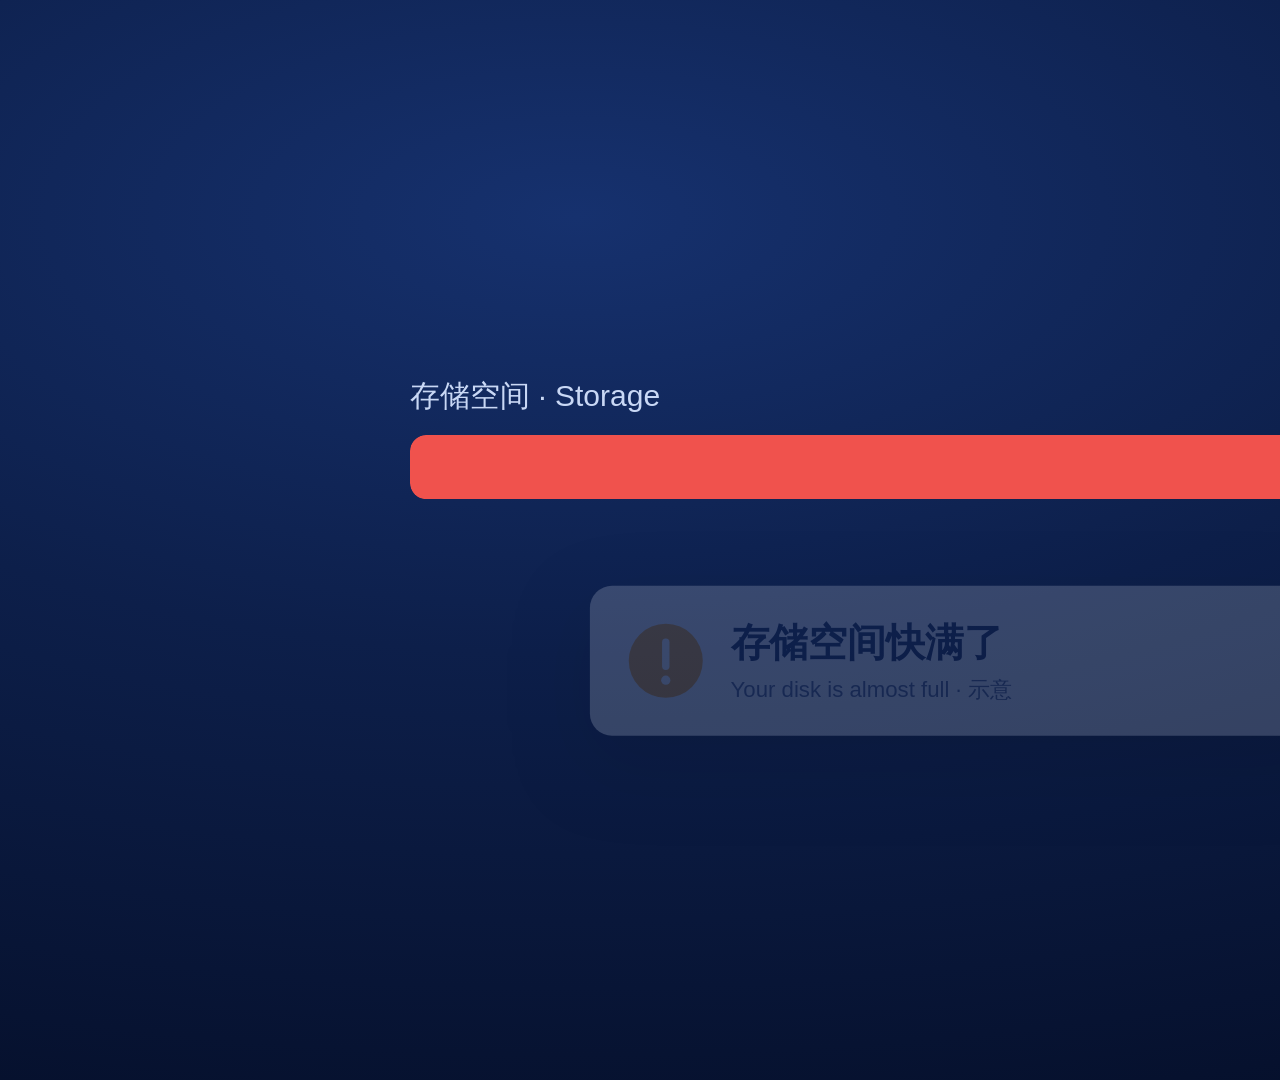
<file: promo/intro/index.html>
<!doctype html>
<html lang="zh">
<head>
<meta charset="utf-8">
<title>MacSweeper 片头</title>
<!--
  14.7 秒片头，1920×1080。所有画面由时间 t 算出来（不用 CSS 动画），逐帧截图才确定：
  ?render=1 时提供 window.__ready / window.__seek(t) / window.__duration。直接打开就自动播放预览。
  旁白是用户原片里的两句（见 promo/polish.py 的 INTRO_VOICE），画面跟着这两句的时间点走。
  界面全是示意：不仿 macOS 和任何 App 的真实界面、不用别家 logo。
-->
<style>
  :root { --blue:#296BF5; --blue-l:#4A87FA; --blue-d:#1C54DB; --ink:#0D1F4A; --red:#F0524D; --orange:#F5A524; }
  * { margin:0; padding:0; box-sizing:border-box; }
  html, body { width:1920px; height:1080px; overflow:hidden; }
  body { font-family:"PingFang SC", -apple-system, sans-serif; color:#fff;
    background: radial-gradient(110% 90% at 30% 20%, #16316E 0%, #0D1F4A 45%, #050F2A 100%); }
  .abs { position:absolute; }
  .zh { font-weight:800; letter-spacing:1px; }
  .en { color:#9FB4DE; font-weight:500; }

  /* 场景 A：存储空间条 */
  #disk { left:410px; top:380px; width:1100px; }
  #disk .lab { display:flex; justify-content:space-between; font-size:30px; color:#C9D8F5; margin-bottom:18px; }
  #disk .track { height:64px; border-radius:16px; background:#1B2C58; overflow:hidden; }
  #disk .fill { height:100%; border-radius:16px; }
  #alert { left:560px; top:520px; width:800px; padding:34px 40px; border-radius:24px; background:#F5F8FF; color:#0D1F4A;
    display:flex; gap:28px; align-items:center; box-shadow:0 30px 80px rgba(0,0,0,.45); }
  #alert .ico { width:84px; height:84px; flex:none; }
  #alert b { display:block; font-size:42px; }
  #alert span { display:block; font-size:24px; color:#4B5E86; margin-top:6px; }

  /* 场景 B：三块缓存 + AI 工具 */
  .blk { left:300px; width:0; height:92px; border-radius:18px; display:flex; align-items:center; padding:0 30px;
    font-size:38px; font-weight:800; white-space:nowrap; overflow:hidden; }
  .blk small { font-size:24px; font-weight:500; color:rgba(255,255,255,.85); margin-left:18px; }
  #sum { left:1450px; top:250px; text-align:right; }
  #sum .n { font-size:150px; font-weight:800; letter-spacing:-4px; line-height:1; }
  #sum .n i { font-style:normal; font-size:62px; color:var(--blue-l); margin-left:6px; }
  #sum .c { font-size:28px; color:#C9D8F5; margin-top:8px; }
  #ai { left:300px; top:690px; display:flex; gap:20px; align-items:center; }
  #ai .t { font-size:30px; color:#C9D8F5; margin-right:8px; }
  .chip { padding:16px 28px; border-radius:999px; border:2px solid rgba(74,135,250,.75); background:rgba(41,107,245,.18);
    font-size:30px; font-weight:700; white-space:nowrap; }
  .chip em { font-style:normal; font-size:22px; color:#9FB4DE; font-weight:500; margin-left:10px; }
  #q { left:0; width:1920px; top:430px; text-align:center; }
  #q .zh { font-size:96px; }
  #q .en { font-size:34px; margin-top:12px; }

  /* 场景 C：系统不会帮你清 */
  #sys { left:0; width:1920px; top:380px; text-align:center; }
  #sys .zh { font-size:84px; line-height:1.25; }
  #sys .zh span { color:var(--blue-l); }
  #sys .en { font-size:36px; margin-top:22px; }

  /* 场景 D：MacSweeper */
  #icon { left:810px; top:250px; width:300px; height:300px; border-radius:22%; }
  #brand { left:0; width:1920px; top:600px; text-align:center; }
  #brand .zh { font-size:96px; letter-spacing:2px; }
  #brand .sub { font-size:44px; font-weight:700; color:#DCE6FA; margin-top:10px; }
  #brand .en { font-size:30px; margin-top:12px; }
  #flash { left:0; top:0; width:1920px; height:1080px; background:#fff; }
</style>
</head>
<body>
  <!-- A -->
  <div id="disk" class="abs">
    <div class="lab"><span>存储空间 · Storage</span><span id="pct"></span></div>
    <div class="track"><div class="fill" id="fill"></div></div>
  </div>
  <div id="alert" class="abs">
    <svg class="ico" viewBox="0 0 84 84"><circle cx="42" cy="42" r="40" fill="#F5A524"/><rect x="38" y="18" width="8" height="34" rx="4" fill="#fff"/><circle cx="42" cy="63" r="5" fill="#fff"/></svg>
    <div><b>存储空间快满了</b><span>Your disk is almost full · 示意</span></div>
  </div>

  <!-- B -->
  <div id="b1" class="abs blk" style="top:250px;background:var(--blue-l)">飞书 34 GB<small>内置浏览器缓存</small></div>
  <div id="b2" class="abs blk" style="top:362px;background:var(--blue)">Chrome 26 GB<small>网页缓存</small></div>
  <div id="b3" class="abs blk" style="top:474px;background:var(--blue-d)">微信 22 GB<small>内置浏览器缓存</small></div>
  <div id="sum" class="abs"><div class="n">82<i>GB</i></div><div class="c">全是缓存，不是聊天记录</div></div>
  <div id="ai" class="abs">
    <span class="t">还有 AI 工具</span>
    <span class="chip">Claude<em>旧对话</em></span>
    <span class="chip">Codex<em>缓存</em></span>
    <span class="chip">ChatCut<em>素材</em></span>
    <span class="chip">项目依赖<em>node_modules</em></span>
  </div>
  <div id="q" class="abs"><div class="zh">怎么清？</div><div class="en">How do I even clean this up?</div></div>

  <!-- C -->
  <div id="sys" class="abs">
    <div class="zh">系统不会帮你清<br><span>App 里的这些缓存</span></div>
    <div class="en">macOS won't clear the caches inside these apps</div>
  </div>

  <!-- D -->
  <img id="icon" class="abs" src="../../Resources/AppIcon.png">
  <div id="brand" class="abs">
    <div class="zh">MacSweeper</div>
    <div class="sub">只进废纸篓 · 一键撤销</div>
    <div class="en">Everything goes to the Trash. One-click undo.</div>
  </div>
  <div id="flash" class="abs"></div>

<script>
const DUR = 14.7;
const $ = (id) => document.getElementById(id);
const clamp = (x, a = 0, b = 1) => Math.min(b, Math.max(a, x));
const ease = (x) => { x = clamp(x); return x < .5 ? 4 * x * x * x : 1 - Math.pow(-2 * x + 2, 3) / 2; };
const back = (x) => { x = clamp(x); const c = 1.6; return 1 + (c + 1) * Math.pow(x - 1, 3) + c * Math.pow(x - 1, 2); };
const span = (t, a, b) => clamp((t - a) / (b - a));          // a→b 之间 0→1
const win = (t, a, b, fi = .35, fo = .35) => Math.min(span(t, a, a + fi), 1 - span(t, b - fo, b));  // 淡入淡出窗口
const set = (el, o) => { for (const k in o) el.style[k] = o[k]; };
const mix = (c1, c2, k) => c1.map((v, i) => Math.round(v + (c2[i] - v) * k));

function seek(t) {
  // A 0–6.0：存储条涨满变红（0.2–1.7），1.8 秒弹提醒；旁白 2.6 秒起问「有没有遇到过这样的情况」
  const aOn = win(t, 0, 6.0, .3, .4);
  const f = ease(span(t, .2, 1.7)), pct = 42 + 55 * f;
  const col = pct < 70 ? mix([74, 135, 250], [245, 165, 36], (pct - 42) / 28) : mix([245, 165, 36], [240, 82, 77], (pct - 70) / 27);
  set($("disk"), { opacity: aOn, transform: `translateY(${-60 * ease(span(t, 1.7, 2.2))}px)` });
  set($("fill"), { width: pct + "%", background: `rgb(${col})` });
  $("pct").textContent = `已用 ${Math.round(pct)}%`;
  const al = back(span(t, 1.8, 2.25));
  set($("alert"), { opacity: Math.min(clamp((t - 1.8) / .15), 1 - span(t, 5.6, 6.0)), transform: `translateY(${80 - 80 * al}px) scale(${.9 + .1 * al})` });

  // B 6.3–9.9：「缓存特别多」时三块缓存依次冲出来，合计 82GB，再冒出 AI 工具；「不知道怎么去清除」时打问号
  const bOn = 1 - span(t, 9.4, 9.9), dim = 1 - .88 * span(t, 8.1, 8.4);
  [["b1", 6.3, 760], ["b2", 6.55, 580], ["b3", 6.8, 490]].forEach(([id, a, w]) => {
    const k = ease(span(t, a, a + .45));
    set($(id), { width: w * k + "px", opacity: clamp(k * 3) * bOn * dim });
  });
  const s = back(span(t, 7.15, 7.55));
  set($("sum"), { opacity: clamp((t - 7.15) / .2) * bOn * dim, transform: `scale(${.85 + .15 * s})`, transformOrigin: "right top" });
  [...$("ai").children].forEach((el, i) => {
    const k = back(span(t, 7.5 + i * .12, 7.9 + i * .12));
    set(el, { opacity: clamp(k * 2) * bOn * dim, transform: `translateY(${30 - 30 * k}px)` });
  });
  const q = back(span(t, 8.1, 8.5));
  set($("q"), { opacity: clamp((t - 8.1) / .2) * bOn, transform: `scale(${.8 + .2 * q})` });

  // C 9.8–12.45：「我觉得这是 Mac 电脑的一个通病」
  const c = win(t, 9.8, 12.45, .4, .35);
  set($("sys"), { opacity: c, transform: `translateY(${24 - 24 * ease(span(t, 9.8, 10.3))}px)` });

  // D 12.4–14.7：图标弹出 + 名字，最后 0.3 秒白闪切进正片
  const ic = back(span(t, 12.4, 12.95));
  set($("icon"), { opacity: clamp((t - 12.4) / .15), transform: `scale(${.4 + .6 * ic}) rotate(${(1 - ic) * -12}deg)` });
  const br = ease(span(t, 12.8, 13.3));
  set($("brand"), { opacity: br, transform: `translateY(${30 - 30 * br}px)` });
  set($("flash"), { opacity: .9 * span(t, 14.4, 14.7) });
}

const fonts = document.fonts ? document.fonts.ready : Promise.resolve();
const imgs = Promise.all([...document.images].map((im) => im.complete ? 0 : new Promise((r) => { im.onload = im.onerror = r; })));
window.__duration = DUR;
window.__ready = Promise.all([fonts, imgs]).then(() => { seek(0); return true; });
window.__seek = seek;
if (!location.search.includes("render=1")) {
  const t0 = performance.now();
  const loop = () => { seek(((performance.now() - t0) / 1000) % (DUR + 1)); requestAnimationFrame(loop); };
  loop();
}
</script>
</body>
</html>
</file>
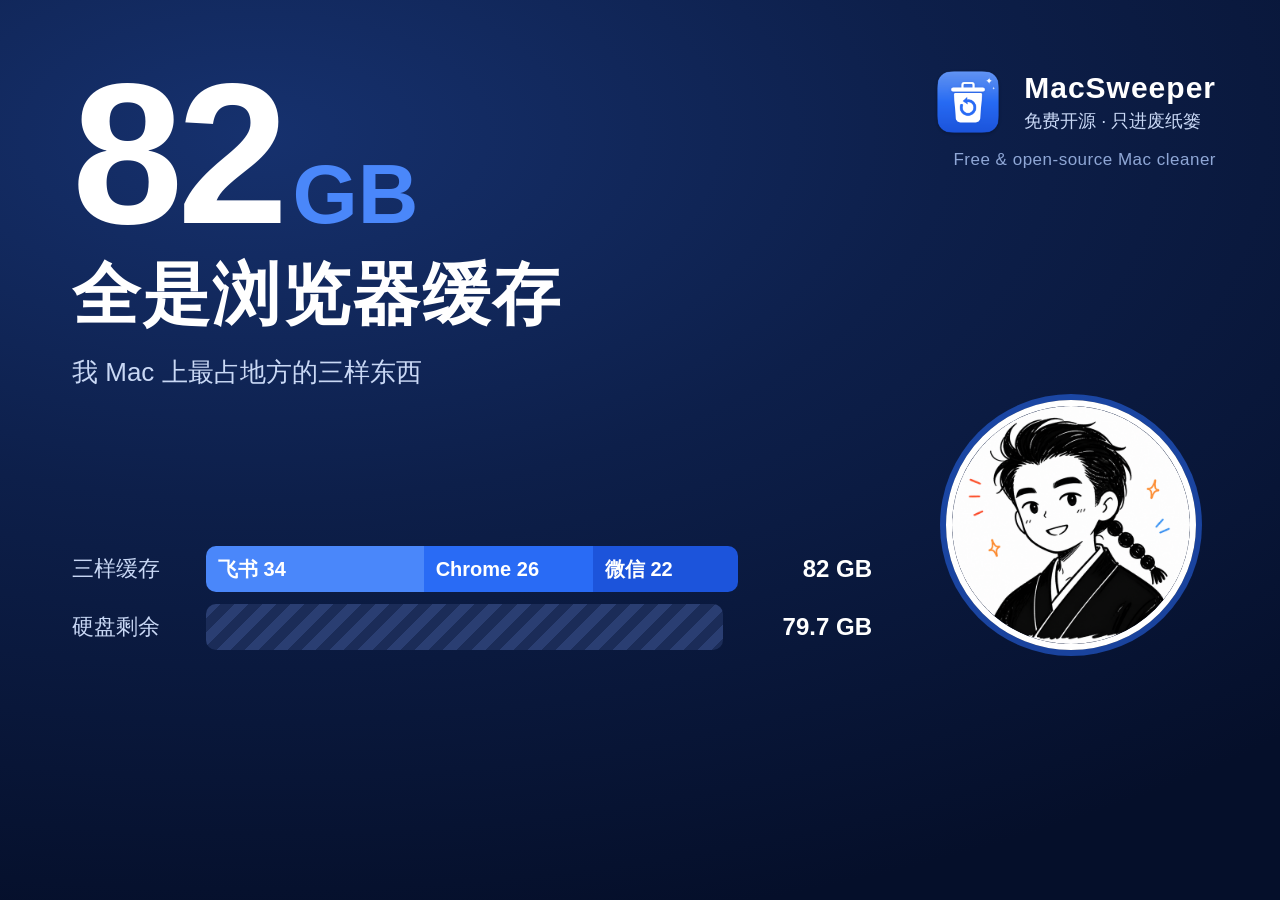
<file: promo/封面/src/横版.html>
<!doctype html><html lang="zh"><head><meta charset="utf-8"><link rel="stylesheet" href="cover.css">
<style>
body { width:1280px; height:720px; }
.wrap { position:absolute; left:72px; top:64px; width:820px; }
.num { font-size:200px; }
.title { font-size:68px; margin-top:6px; }
.sub { font-size:26px; margin-top:14px; }
.bars { position:absolute; left:72px; bottom:70px; width:800px; }
.brand { position:absolute; right:64px; top:64px; }
.face { width:250px; height:250px; right:84px; bottom:70px; }
.en { position:absolute; right:64px; top:150px; font-size:17px; text-align:right; }
</style></head><body>
<div class="wrap">
  <div class="num">82<small>GB</small></div>
  <div class="title">全是浏览器缓存</div>
  <div class="sub">我 Mac 上最占地方的三样东西</div>
</div>
<div class="bars">
  <div class="row"><div class="lab">三样缓存</div><div class="track"><div class="seg s1" style="flex:34">飞书 34</div><div class="seg s2" style="flex:26">Chrome 26</div><div class="seg s3" style="flex:22">微信 22</div></div><div class="v">82 GB</div></div>
  <div class="row"><div class="lab">硬盘剩余</div><div style="flex:1;display:flex"><div class="rest" style="flex:79.7"></div><div style="flex:2.3"></div></div><div class="v">79.7 GB</div></div>
</div>
<div class="brand"><img src="icon.png" width="76" height="76"><div><b>MacSweeper</b><span>免费开源 · 只进废纸篓</span></div></div>
<div class="en">Free &amp; open-source Mac cleaner</div>
<img class="face" src="face.png">
</body></html>
</file>
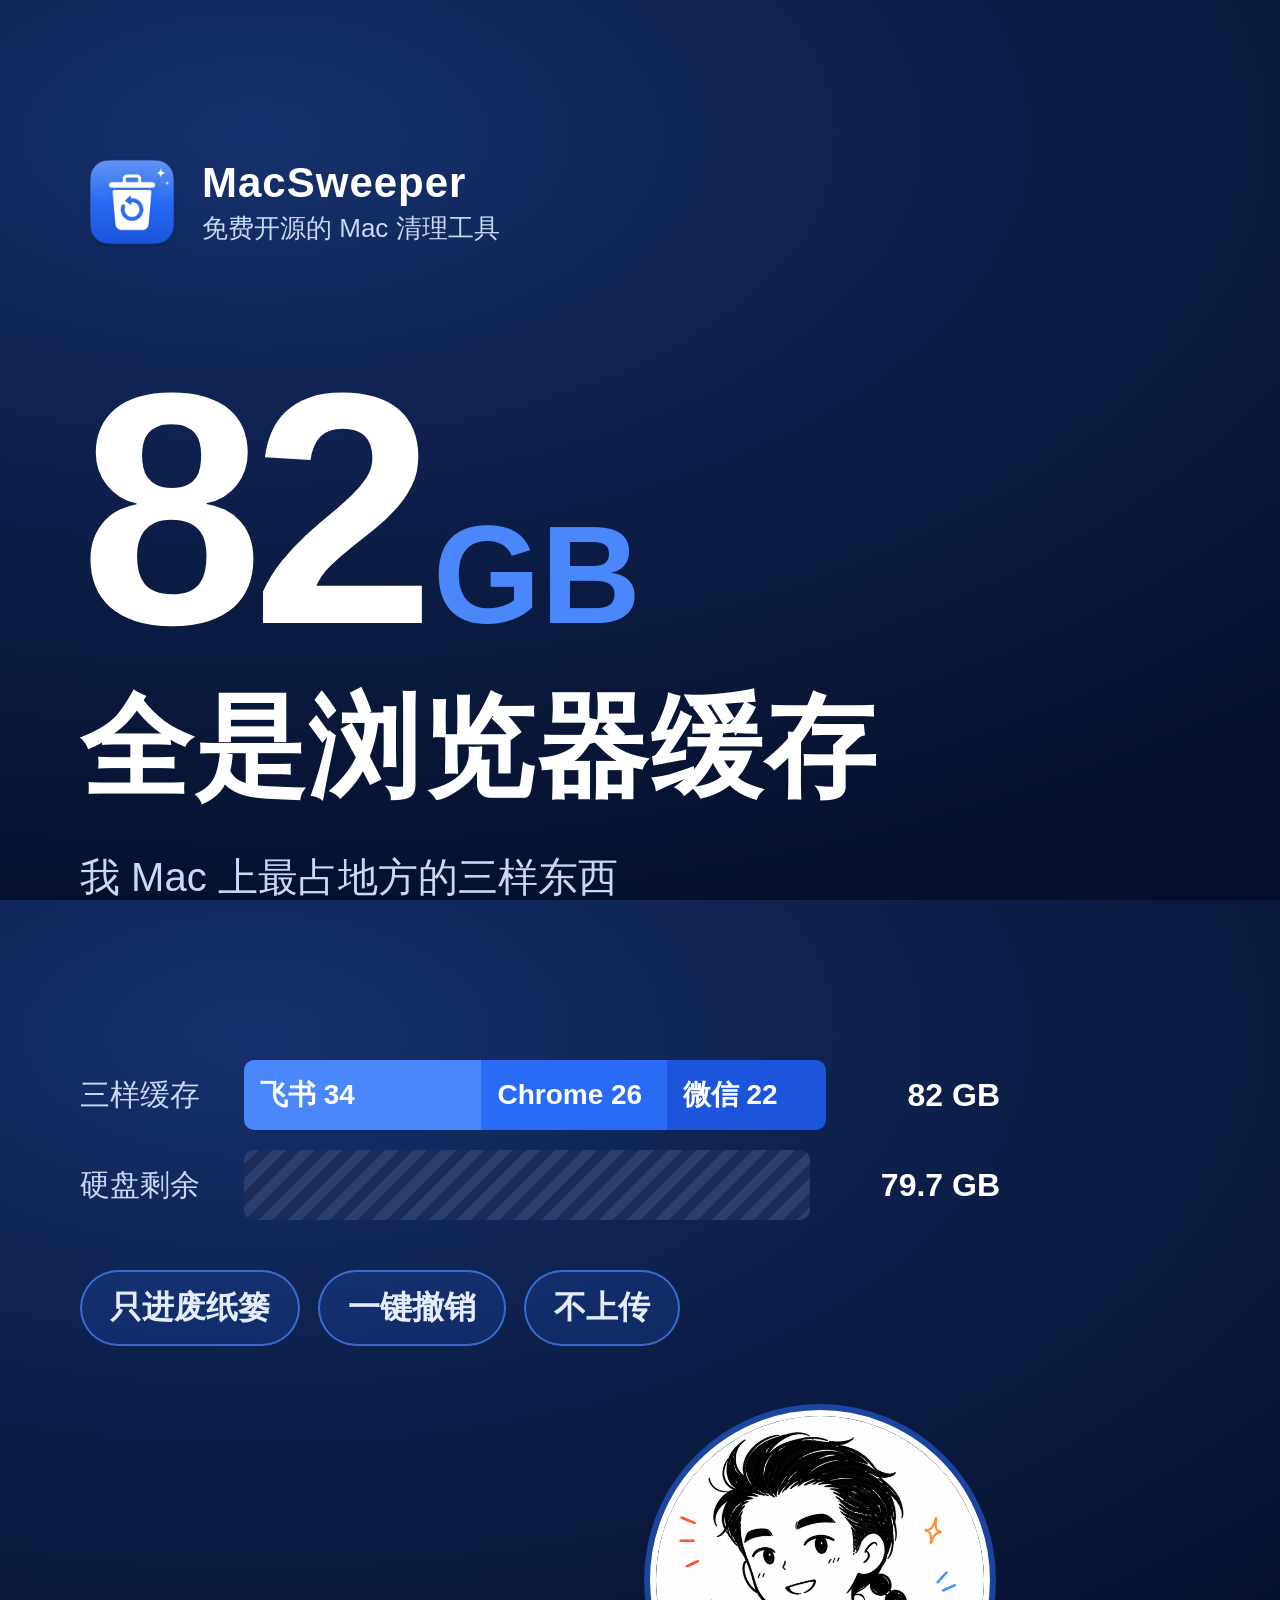
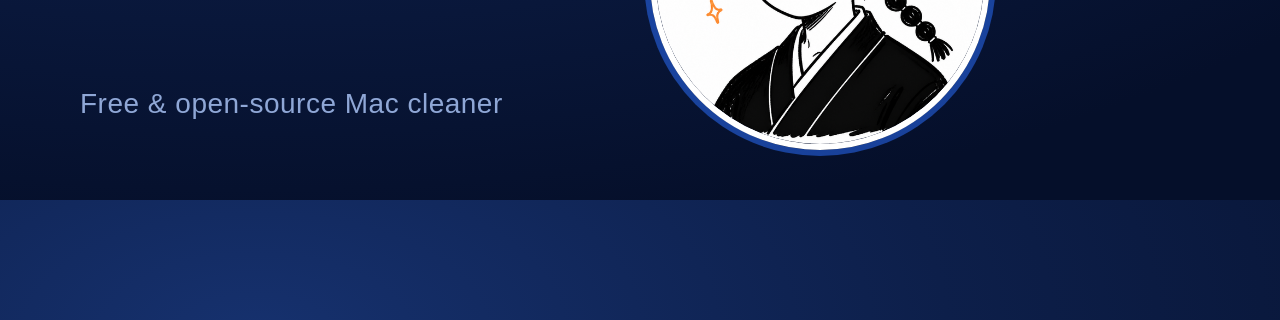
<file: promo/封面/src/竖版-9x16.html>
<!doctype html><html lang="zh"><head><meta charset="utf-8"><link rel="stylesheet" href="cover.css">
<style>
body { width:1080px; height:1920px; }
.brand { position:absolute; left:80px; top:150px; }
.brand img { width:104px; height:104px; }
.brand b { font-size:42px; } .brand span { font-size:26px; }
.wrap { position:absolute; left:80px; top:360px; right:80px; }
.num { font-size:330px; letter-spacing:-12px; }
.title { font-size:112px; margin-top:16px; }
.sub { font-size:40px; margin-top:26px; }
.bars { position:absolute; left:80px; right:80px; top:1060px; gap:20px; }
.row .lab { width:150px; font-size:30px; }
.row .v { width:160px; font-size:32px; }
.track, .rest { height:70px; }
.seg { font-size:28px; padding-left:16px; }
.chips { position:absolute; left:80px; top:1270px; display:flex; gap:18px; }
.chip { padding:14px 28px; border-radius:999px; border:2px solid rgba(74,135,250,.7); color:#E4ECFB; font-size:32px; font-weight:600; background:rgba(41,107,245,.16); }
.face { width:340px; height:340px; right:90px; bottom:170px; }
.en { position:absolute; left:80px; bottom:200px; font-size:28px; }
</style></head><body>
<div class="brand"><img src="icon.png"><div><b>MacSweeper</b><span>免费开源的 Mac 清理工具</span></div></div>
<div class="wrap">
  <div class="num">82<small>GB</small></div>
  <div class="title">全是浏览器缓存</div>
  <div class="sub">我 Mac 上最占地方的三样东西</div>
</div>
<div class="bars">
  <div class="row"><div class="lab">三样缓存</div><div class="track"><div class="seg s1" style="flex:34">飞书 34</div><div class="seg s2" style="flex:26">Chrome 26</div><div class="seg s3" style="flex:22">微信 22</div></div><div class="v">82 GB</div></div>
  <div class="row"><div class="lab">硬盘剩余</div><div style="flex:1;display:flex"><div class="rest" style="flex:79.7"></div><div style="flex:2.3"></div></div><div class="v">79.7 GB</div></div>
</div>
<div class="chips"><div class="chip">只进废纸篓</div><div class="chip">一键撤销</div><div class="chip">不上传</div></div>
<div class="en">Free &amp; open-source Mac cleaner</div>
<img class="face" src="face.png">
</body></html>
</file>
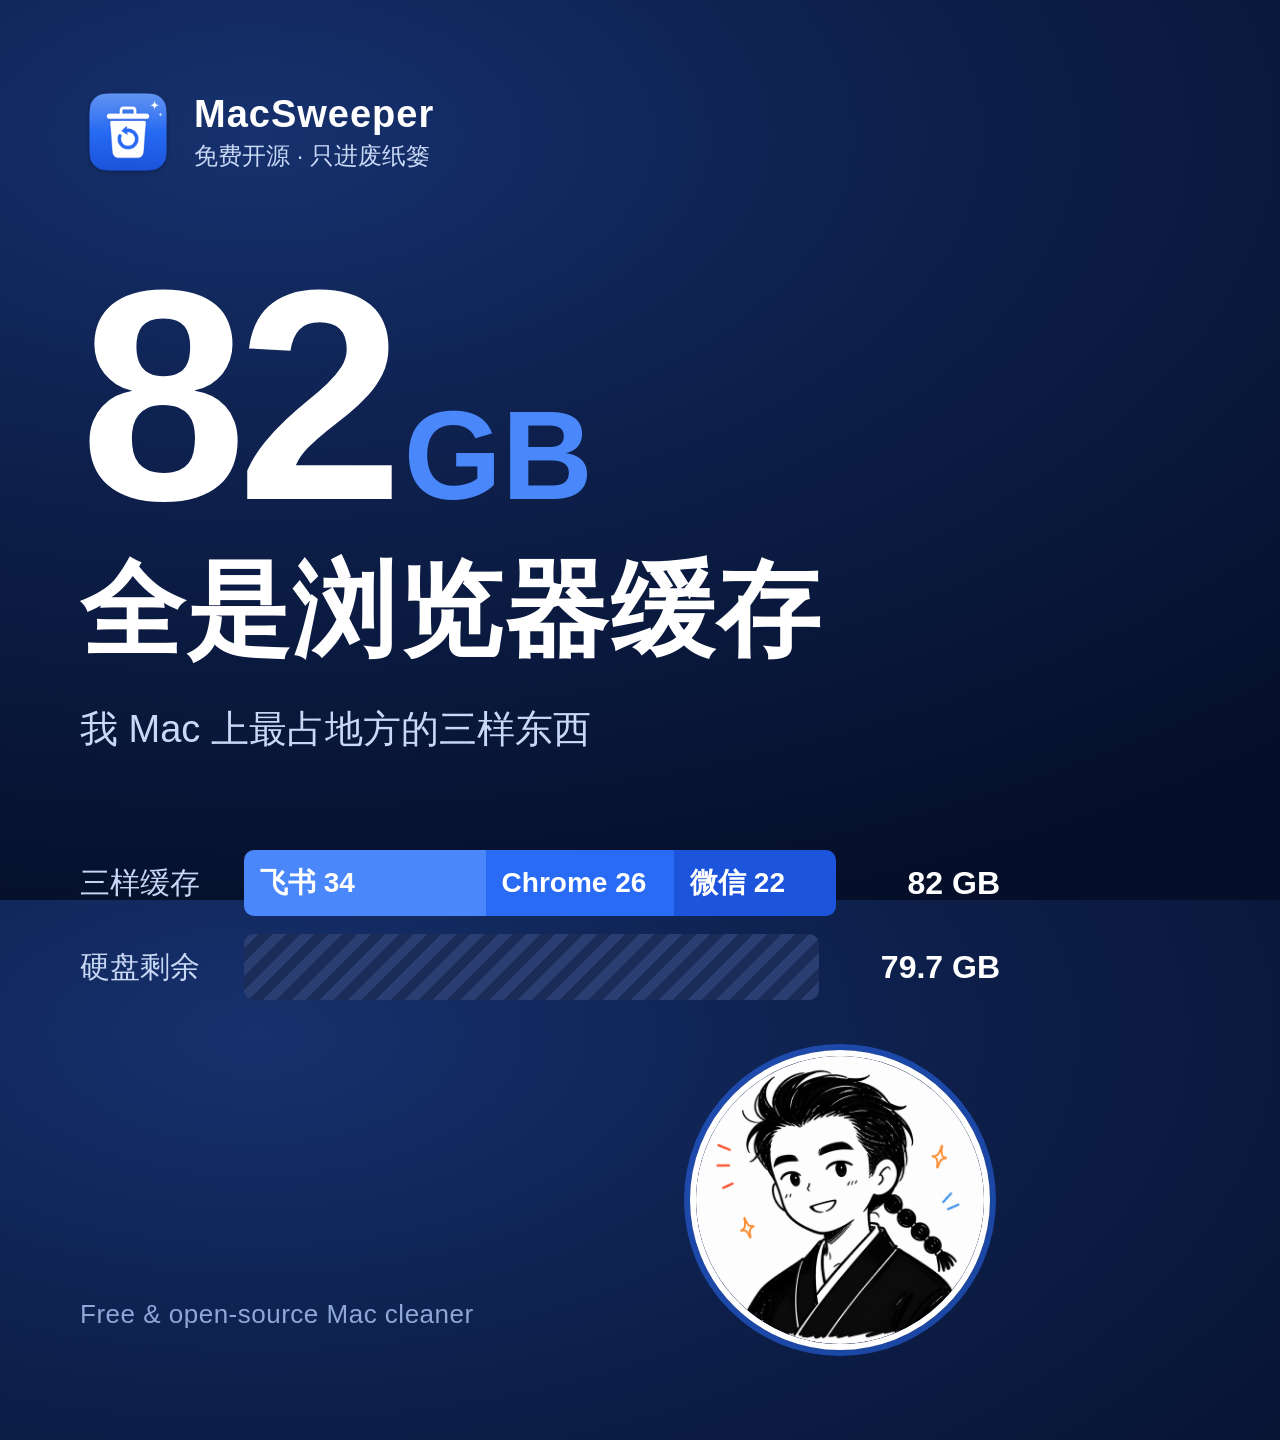
<file: promo/封面/src/竖版.html>
<!doctype html><html lang="zh"><head><meta charset="utf-8"><link rel="stylesheet" href="cover.css">
<style>
body { width:1080px; height:1440px; }
.brand { position:absolute; left:80px; top:84px; }
.brand img { width:96px; height:96px; }
.brand b { font-size:38px; } .brand span { font-size:24px; }
.wrap { position:absolute; left:80px; top:260px; right:80px; }
.num { font-size:300px; letter-spacing:-10px; }
.title { font-size:104px; margin-top:12px; }
.sub { font-size:38px; margin-top:22px; }
.bars { position:absolute; left:80px; right:80px; top:850px; gap:18px; }
.row .v { width:150px; font-size:32px; }
.row .lab { width:150px; font-size:30px; }
.track, .rest { height:66px; }
.seg { font-size:28px; padding-left:16px; }
.face { width:300px; height:300px; right:90px; bottom:90px; }
.en { position:absolute; left:80px; bottom:110px; font-size:26px; }
</style></head><body>
<div class="brand"><img src="icon.png"><div><b>MacSweeper</b><span>免费开源 · 只进废纸篓</span></div></div>
<div class="wrap">
  <div class="num">82<small>GB</small></div>
  <div class="title">全是浏览器缓存</div>
  <div class="sub">我 Mac 上最占地方的三样东西</div>
</div>
<div class="bars">
  <div class="row"><div class="lab">三样缓存</div><div class="track"><div class="seg s1" style="flex:34">飞书 34</div><div class="seg s2" style="flex:26">Chrome 26</div><div class="seg s3" style="flex:22">微信 22</div></div><div class="v">82 GB</div></div>
  <div class="row"><div class="lab">硬盘剩余</div><div style="flex:1;display:flex"><div class="rest" style="flex:79.7"></div><div style="flex:2.3"></div></div><div class="v">79.7 GB</div></div>
</div>
<div class="en">Free &amp; open-source Mac cleaner</div>
<img class="face" src="face.png">
</body></html>
</file>
<file: promo/封面/src/cover.css>
:root { --blue:#296BF5; --blue-l:#4A87FA; --blue-d:#1C54DB; --ink:#0D1F4A; --paper:#F5F9FF; }
* { margin:0; padding:0; box-sizing:border-box; }
html, body { width:100%; height:100%; }
body { font-family:"PingFang SC", -apple-system, sans-serif; color:#fff; overflow:hidden;
  background: radial-gradient(120% 90% at 20% 15%, #16316E 0%, #0D1F4A 45%, #050F2A 100%); position:relative; }
.num { font-family:"SF Pro Display", -apple-system, sans-serif; font-weight:800; letter-spacing:-6px; line-height:.9; }
.num small { font-size:.42em; letter-spacing:0; color:var(--blue-l); margin-left:10px; }
.title { font-weight:800; letter-spacing:2px; }
.sub { color:#C9D8F5; font-weight:500; }
.bars { display:flex; flex-direction:column; gap:12px; }
.row { display:flex; align-items:center; gap:14px; }
.row .lab { width:120px; color:#C9D8F5; font-size:22px; font-weight:500; }
.track { flex:1; height:46px; display:flex; border-radius:10px; overflow:hidden; }
.seg { display:flex; align-items:center; padding-left:12px; font-weight:700; font-size:20px; color:#fff; }
.s1 { background:var(--blue-l); } .s2 { background:var(--blue); } .s3 { background:var(--blue-d); }
.rest { background: repeating-linear-gradient(135deg, #2A3E72 0 10px, #1B2C58 10px 20px); border-radius:10px; height:46px; }
.row .v { width:120px; text-align:right; font-weight:700; font-size:24px; }
.brand { display:flex; align-items:center; gap:18px; }
.brand img { border-radius:22%; }
.brand b { font-size:30px; font-weight:700; letter-spacing:1px; }
.brand span { display:block; font-size:18px; color:#C9D8F5; font-weight:500; margin-top:4px; }
.face { position:absolute; border-radius:50%; border:6px solid #fff; box-shadow:0 0 0 6px rgba(41,107,245,.55); }
.en { color:#8FA7D6; font-weight:500; letter-spacing:.5px; }
</file>
